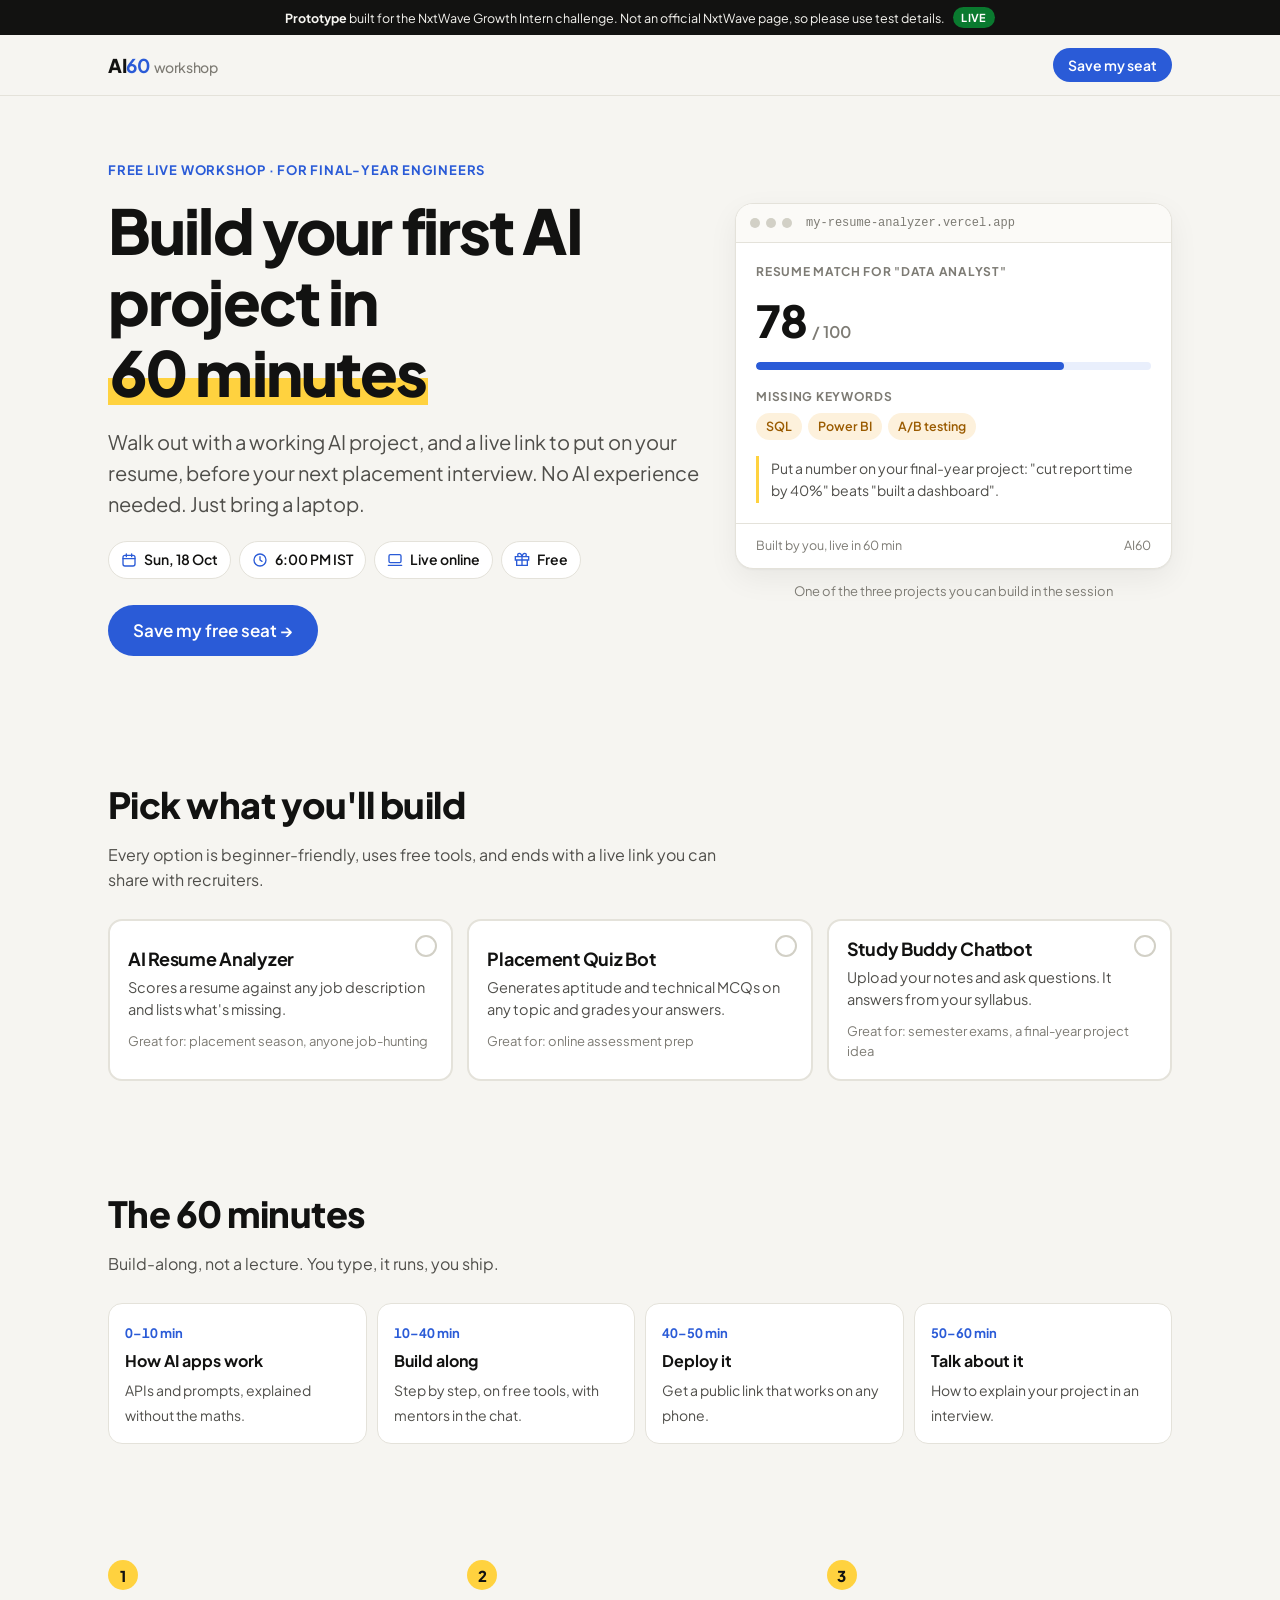
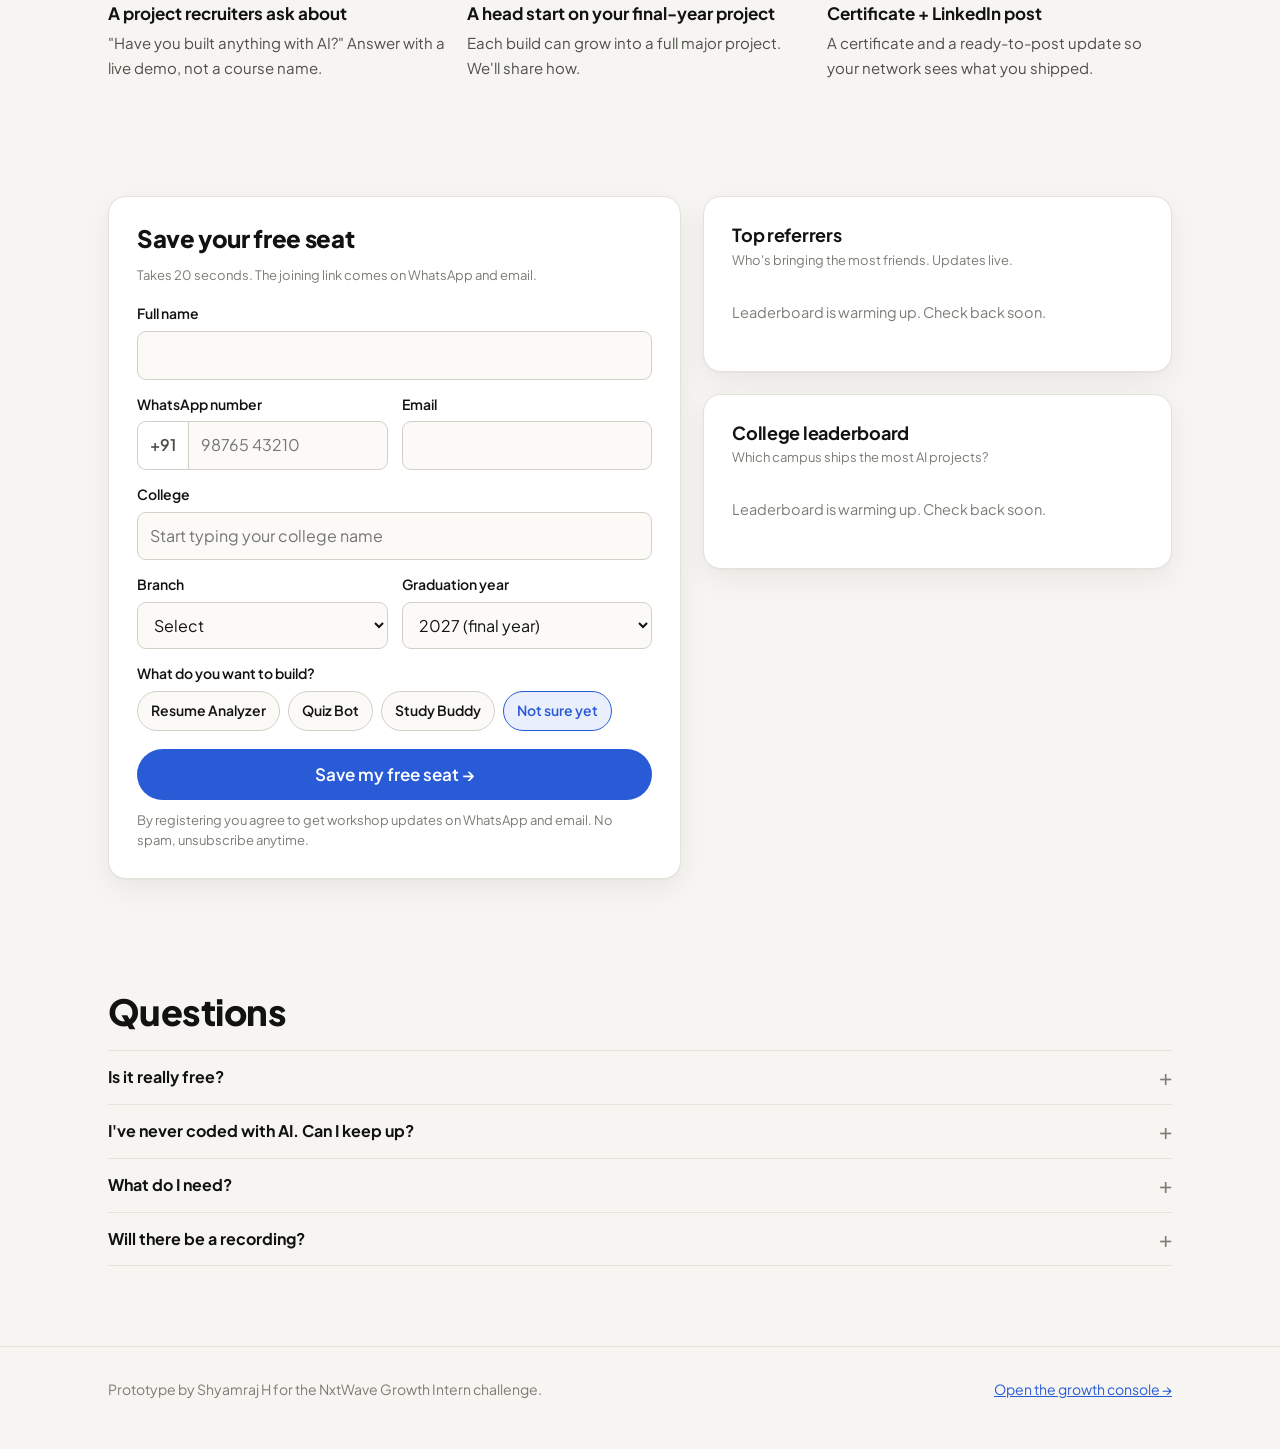
<file: index.html>
<!doctype html>
<html lang="en">
<head>
  <meta charset="utf-8">
  <meta name="viewport" content="width=device-width, initial-scale=1, viewport-fit=cover">
  <title>Build Your First AI Project in 60 Minutes · Free workshop</title>
  <meta name="description" content="Free 60-minute live workshop for final-year engineering students. Build a working AI project and put it on your resume tonight.">
  <meta property="og:title" content="Build your first AI project in 60 minutes (free)">
  <meta property="og:description" content="Free live workshop for final-year engineers. Leave with a working AI project link for your resume. No AI experience needed.">
  <meta name="theme-color" content="#2a5bd7">
  <link rel="icon" href="data:image/svg+xml,%3Csvg xmlns='http://www.w3.org/2000/svg' viewBox='0 0 64 64'%3E%3Crect width='64' height='64' rx='14' fill='%232a5bd7'/%3E%3Ctext x='32' y='42' font-family='Arial' font-weight='800' font-size='26' fill='white' text-anchor='middle'%3E60%3C/text%3E%3C/svg%3E">
  <link rel="preconnect" href="https://fonts.googleapis.com">
  <link rel="preconnect" href="https://fonts.gstatic.com" crossorigin>
  <link href="https://fonts.googleapis.com/css2?family=Plus+Jakarta+Sans:wght@400;500;600;700;800&display=swap" rel="stylesheet">
  <link rel="stylesheet" href="assets/styles.css">
</head>
<body>
  <div class="proto-bar">
    <b>Prototype</b> built for the NxtWave Growth Intern challenge. Not an official NxtWave page, so please use test details.
    <span id="modePill" class="pill pill-demo">Demo</span>
  </div>

  <header class="nav">
    <div class="wrap">
      <a class="brand" href="#top">AI<b>60</b><span>workshop</span></a>
      <a class="btn btn-sm" href="#register" data-cta="nav">Save my seat</a>
    </div>
  </header>

  <main id="top">
    <section class="wrap hero">
      <div>
        <div id="invite" class="invite" hidden><span class="av" id="inviteAv"></span><span id="inviteText"></span></div>
        <p class="eyebrow">Free live workshop · For final-year engineers</p>
        <h1>Build your first AI project in <mark>60&nbsp;minutes</mark></h1>
        <p class="lede">Walk out with a working AI project, and a live link to put on your resume, before your next placement interview. No AI experience needed. Just bring a laptop.</p>
        <ul class="meta">
          <li><svg viewBox="0 0 24 24" fill="none" stroke="currentColor" stroke-width="2" stroke-linecap="round"><rect x="3" y="5" width="18" height="16" rx="3"/><path d="M3 10h18M8 3v4M16 3v4"/></svg><span id="mDate">Sun, 18 Oct</span></li>
          <li><svg viewBox="0 0 24 24" fill="none" stroke="currentColor" stroke-width="2" stroke-linecap="round"><circle cx="12" cy="12" r="9"/><path d="M12 7v5l3 2"/></svg><span id="mTime">6:00 PM IST</span></li>
          <li><svg viewBox="0 0 24 24" fill="none" stroke="currentColor" stroke-width="2" stroke-linecap="round"><rect x="3" y="4" width="18" height="12" rx="2"/><path d="M2 20h20"/></svg><span id="mPlace">Live online</span></li>
          <li><svg viewBox="0 0 24 24" fill="none" stroke="currentColor" stroke-width="2" stroke-linecap="round"><path d="M20 12v8H4v-8M2 7h20v5H2zM12 20V7M12 7H8a2.5 2.5 0 1 1 0-5c3 0 4 5 4 5zM12 7h4a2.5 2.5 0 1 0 0-5c-3 0-4 5-4 5z"/></svg>Free</li>
        </ul>
        <div class="cta-row">
          <a class="btn btn-lg" href="#register" data-cta="hero">Save my free seat →</a>
          <span id="proof" class="proof" hidden><span class="dot"></span><span id="proofText"></span></span>
        </div>
      </div>

      <div aria-hidden="true">
        <div class="ship">
          <div class="ship-bar"><i></i><i></i><i></i><span>my-resume-analyzer.vercel.app</span></div>
          <div class="ship-body">
            <div class="ship-label">Resume match for "Data Analyst"</div>
            <div class="score"><b>78</b><span>/ 100</span></div>
            <div class="meter"><i style="width:78%"></i></div>
            <div class="ship-label">Missing keywords</div>
            <div class="chips"><span class="chip">SQL</span><span class="chip">Power BI</span><span class="chip">A/B testing</span></div>
            <p class="tip">Put a number on your final-year project: "cut report time by 40%" beats "built a dashboard".</p>
          </div>
          <div class="ship-foot"><span>Built by you, live in 60 min</span><span>AI60</span></div>
        </div>
        <p class="ship-caption">One of the three projects you can build in the session</p>
      </div>
    </section>

    <section class="section" id="build">
      <div class="wrap">
        <h2>Pick what you'll build</h2>
        <p class="sub">Every option is beginner-friendly, uses free tools, and ends with a live link you can share with recruiters.</p>
        <div class="projects" role="radiogroup" aria-label="Project you want to build">
          <button type="button" class="project" role="radio" aria-checked="false" data-project="resume">
            <span class="tick"><svg viewBox="0 0 12 12" fill="none" stroke="currentColor" stroke-width="2.4"><path d="M2 6.5l2.5 2.5L10 3"/></svg></span>
            <h3>AI Resume Analyzer</h3>
            <p>Scores a resume against any job description and lists what's missing.</p>
            <p class="for">Great for: placement season, anyone job-hunting</p>
          </button>
          <button type="button" class="project" role="radio" aria-checked="false" data-project="quiz">
            <span class="tick"><svg viewBox="0 0 12 12" fill="none" stroke="currentColor" stroke-width="2.4"><path d="M2 6.5l2.5 2.5L10 3"/></svg></span>
            <h3>Placement Quiz Bot</h3>
            <p>Generates aptitude and technical MCQs on any topic and grades your answers.</p>
            <p class="for">Great for: online assessment prep</p>
          </button>
          <button type="button" class="project" role="radio" aria-checked="false" data-project="buddy">
            <span class="tick"><svg viewBox="0 0 12 12" fill="none" stroke="currentColor" stroke-width="2.4"><path d="M2 6.5l2.5 2.5L10 3"/></svg></span>
            <h3>Study Buddy Chatbot</h3>
            <p>Upload your notes and ask questions. It answers from your syllabus.</p>
            <p class="for">Great for: semester exams, a final-year project idea</p>
          </button>
        </div>
      </div>
    </section>

    <section class="section">
      <div class="wrap">
        <h2>The 60 minutes</h2>
        <p class="sub">Build-along, not a lecture. You type, it runs, you ship.</p>
        <ol class="agenda">
          <li><span class="t">0–10 min</span><b>How AI apps work</b><span>APIs and prompts, explained without the maths.</span></li>
          <li><span class="t">10–40 min</span><b>Build along</b><span>Step by step, on free tools, with mentors in the chat.</span></li>
          <li><span class="t">40–50 min</span><b>Deploy it</b><span>Get a public link that works on any phone.</span></li>
          <li><span class="t">50–60 min</span><b>Talk about it</b><span>How to explain your project in an interview.</span></li>
        </ol>
      </div>
    </section>

    <section class="section">
      <div class="wrap why">
        <div><span class="n">1</span><b>A project recruiters ask about</b><span>"Have you built anything with AI?" Answer with a live demo, not a course name.</span></div>
        <div><span class="n">2</span><b>A head start on your final-year project</b><span>Each build can grow into a full major project. We'll share how.</span></div>
        <div><span class="n">3</span><b>Certificate + LinkedIn post</b><span>A certificate and a ready-to-post update so your network sees what you shipped.</span></div>
      </div>
    </section>

    <section class="section" id="register">
      <div class="wrap reg-grid">
        <div class="card">
          <form id="regForm" novalidate>
            <h2>Save your free seat</h2>
            <p class="fine" style="margin-bottom:18px">Takes 20 seconds. The joining link comes on WhatsApp and email.</p>
            <div class="form-grid">
              <div class="field full" data-f="name">
                <label for="fName">Full name</label>
                <input id="fName" name="name" autocomplete="name" required maxlength="60">
                <div class="err"></div>
              </div>
              <div class="field" data-f="phone">
                <label for="fPhone">WhatsApp number</label>
                <div class="phone"><span>+91</span><input id="fPhone" name="phone" type="tel" inputmode="numeric" autocomplete="tel-national" required maxlength="14" placeholder="98765 43210"></div>
                <div class="err"></div>
              </div>
              <div class="field" data-f="email">
                <label for="fEmail">Email</label>
                <input id="fEmail" name="email" type="email" autocomplete="email" required maxlength="100">
                <div class="err"></div>
              </div>
              <div class="field full" data-f="college">
                <label for="fCollege">College</label>
                <input id="fCollege" name="college" list="collegeList" autocomplete="organization" required maxlength="80" placeholder="Start typing your college name">
                <datalist id="collegeList"></datalist>
                <div class="err"></div>
              </div>
              <div class="field" data-f="branch">
                <label for="fBranch">Branch</label>
                <select id="fBranch" name="branch" required><option value="">Select</option></select>
                <div class="err"></div>
              </div>
              <div class="field" data-f="gradYear">
                <label for="fYear">Graduation year</label>
                <select id="fYear" name="gradYear" required>
                  <option value="2026">2026</option>
                  <option value="2027" selected>2027 (final year)</option>
                  <option value="2028">2028</option>
                  <option value="2029">2029</option>
                </select>
                <div class="err"></div>
              </div>
              <div class="field full" data-f="project">
                <span class="label" id="projLabel">What do you want to build?</span>
                <div class="choice" role="radiogroup" aria-labelledby="projLabel">
                  <label><input type="radio" name="project" value="resume"><span>Resume Analyzer</span></label>
                  <label><input type="radio" name="project" value="quiz"><span>Quiz Bot</span></label>
                  <label><input type="radio" name="project" value="buddy"><span>Study Buddy</span></label>
                  <label><input type="radio" name="project" value="unsure" checked><span>Not sure yet</span></label>
                </div>
              </div>
              <div class="hp" aria-hidden="true"><label>Website <input name="website" tabindex="-1" autocomplete="off"></label></div>
            </div>
            <div id="formError" class="form-error" role="alert" hidden style="margin-top:14px"></div>
            <div class="submit-row" style="margin-top:18px">
              <button class="btn btn-lg" id="submitBtn" type="submit">Save my free seat →</button>
              <p class="fine" style="margin:0">By registering you agree to get workshop updates on WhatsApp and email. No spam, unsubscribe anytime.</p>
            </div>
          </form>

          <div id="success" class="success" hidden>
            <h2 id="sTitle" tabindex="-1">You're in!</h2>
            <p id="sText">We'll WhatsApp you the joining link a day before. Add it to your calendar so you don't miss it.</p>
            <div class="row">
              <a id="gcal" class="btn btn-ghost btn-sm" target="_blank" rel="noopener">Add to Google Calendar</a>
              <button id="ics" class="btn btn-ghost btn-sm" type="button">Download .ics</button>
            </div>

            <div class="refer">
              <h3>Bring your friends, unlock rewards</h3>
              <p class="fine" style="font-size:14.5px;color:var(--ink-2)">Every friend who signs up with your link counts. Building is more fun with your batch.</p>
              <div class="linkbox"><input id="myLink" readonly aria-label="Your referral link"><button id="copyLink" class="btn btn-sm" type="button">Copy</button></div>
              <div class="share">
                <a id="waShare" class="btn btn-wa" target="_blank" rel="noopener">
                  <svg width="18" height="18" viewBox="0 0 24 24" fill="currentColor" aria-hidden="true"><path d="M12 2a10 10 0 0 0-8.6 15.1L2 22l5-1.3A10 10 0 1 0 12 2zm0 18.2a8.2 8.2 0 0 1-4.2-1.2l-.3-.2-3 .8.8-2.9-.2-.3A8.2 8.2 0 1 1 12 20.2zm4.5-6.1c-.2-.1-1.5-.7-1.7-.8-.2-.1-.4-.1-.6.1l-.8 1c-.1.2-.3.2-.5.1a6.7 6.7 0 0 1-3.3-2.9c-.3-.4.3-.4.8-1.4.1-.2 0-.3 0-.4l-.8-1.8c-.2-.5-.4-.4-.6-.4h-.5a1 1 0 0 0-.7.3 3 3 0 0 0-.9 2.2 5.2 5.2 0 0 0 1.1 2.7 11.8 11.8 0 0 0 4.5 4c1.7.7 2.3.8 3.2.6a2.7 2.7 0 0 0 1.8-1.2 2.2 2.2 0 0 0 .1-1.3c0-.1-.2-.2-.4-.3z"/></svg>
                  Share on WhatsApp</a>
                <a id="liShare" class="btn btn-ghost" target="_blank" rel="noopener">LinkedIn</a>
                <button id="igCopy" class="btn btn-ghost" type="button">Insta caption</button>
              </div>

              <div class="mtrack" id="mtrack" aria-hidden="true"><i id="mfill" style="width:0%"></i></div>
              <ul class="rewards" id="rewards"></ul>
              <div class="mystatus" aria-live="polite">
                <span><b id="myCount">0</b> friends joined</span>
                <span id="myRank"></span>
                <button id="refresh" class="linklike" type="button">Refresh</button>
              </div>
              <p class="fine" style="margin-top:12px">When registrations close, the top 3 referrers win ₹500, ₹300 and ₹200 vouchers. Only friends who attend the workshop count toward prizes.</p>
            </div>
            <p class="fine" style="margin:18px 0 0"><button id="notMe" class="linklike" type="button">Not you? Register someone else</button></p>
          </div>
        </div>

        <aside class="boards">
          <div class="card board">
            <h3>Top referrers</h3>
            <p class="fine">Who's bringing the most friends. Updates live.</p>
            <ol class="lb" id="lbPeople"><li><span class="empty">Loading…</span></li></ol>
          </div>
          <div class="card board">
            <h3>College leaderboard</h3>
            <p class="fine">Which campus ships the most AI projects?</p>
            <ol class="lb" id="lbColleges"><li><span class="empty">Loading…</span></li></ol>
          </div>
        </aside>
      </div>
    </section>

    <section class="section faq">
      <div class="wrap">
        <h2>Questions</h2>
        <details><summary>Is it really free?</summary><p>Yes. No payment, no card, nothing to install that costs money. All the tools we use have free tiers.</p></details>
        <details><summary>I've never coded with AI. Can I keep up?</summary><p>Yes. The session assumes zero AI experience. If you can copy, paste and follow along, you'll ship. Mentors answer questions in the chat.</p></details>
        <details><summary>What do I need?</summary><p>A laptop with Chrome, a Google account, and 60 minutes. A phone alone won't be enough to build.</p></details>
        <details><summary>Will there be a recording?</summary><p>Registered students get the recording and the code templates, but building live with mentors in the chat is what gets you to a finished project.</p></details>
      </div>
    </section>
  </main>

  <footer class="foot">
    <div class="wrap">
      <span>Prototype by Shyamraj H for the NxtWave Growth Intern challenge.</span>
      <a href="dashboard.html">Open the growth console →</a>
    </div>
  </footer>

  <div id="toast" class="toast" role="status" hidden></div>

  <script src="assets/config.js"></script>
  <script src="assets/engine.js"></script>
  <script src="assets/sim.js"></script>
  <script src="assets/api.js"></script>
  <script src="assets/register.js"></script>
</body>
</html>
</file>
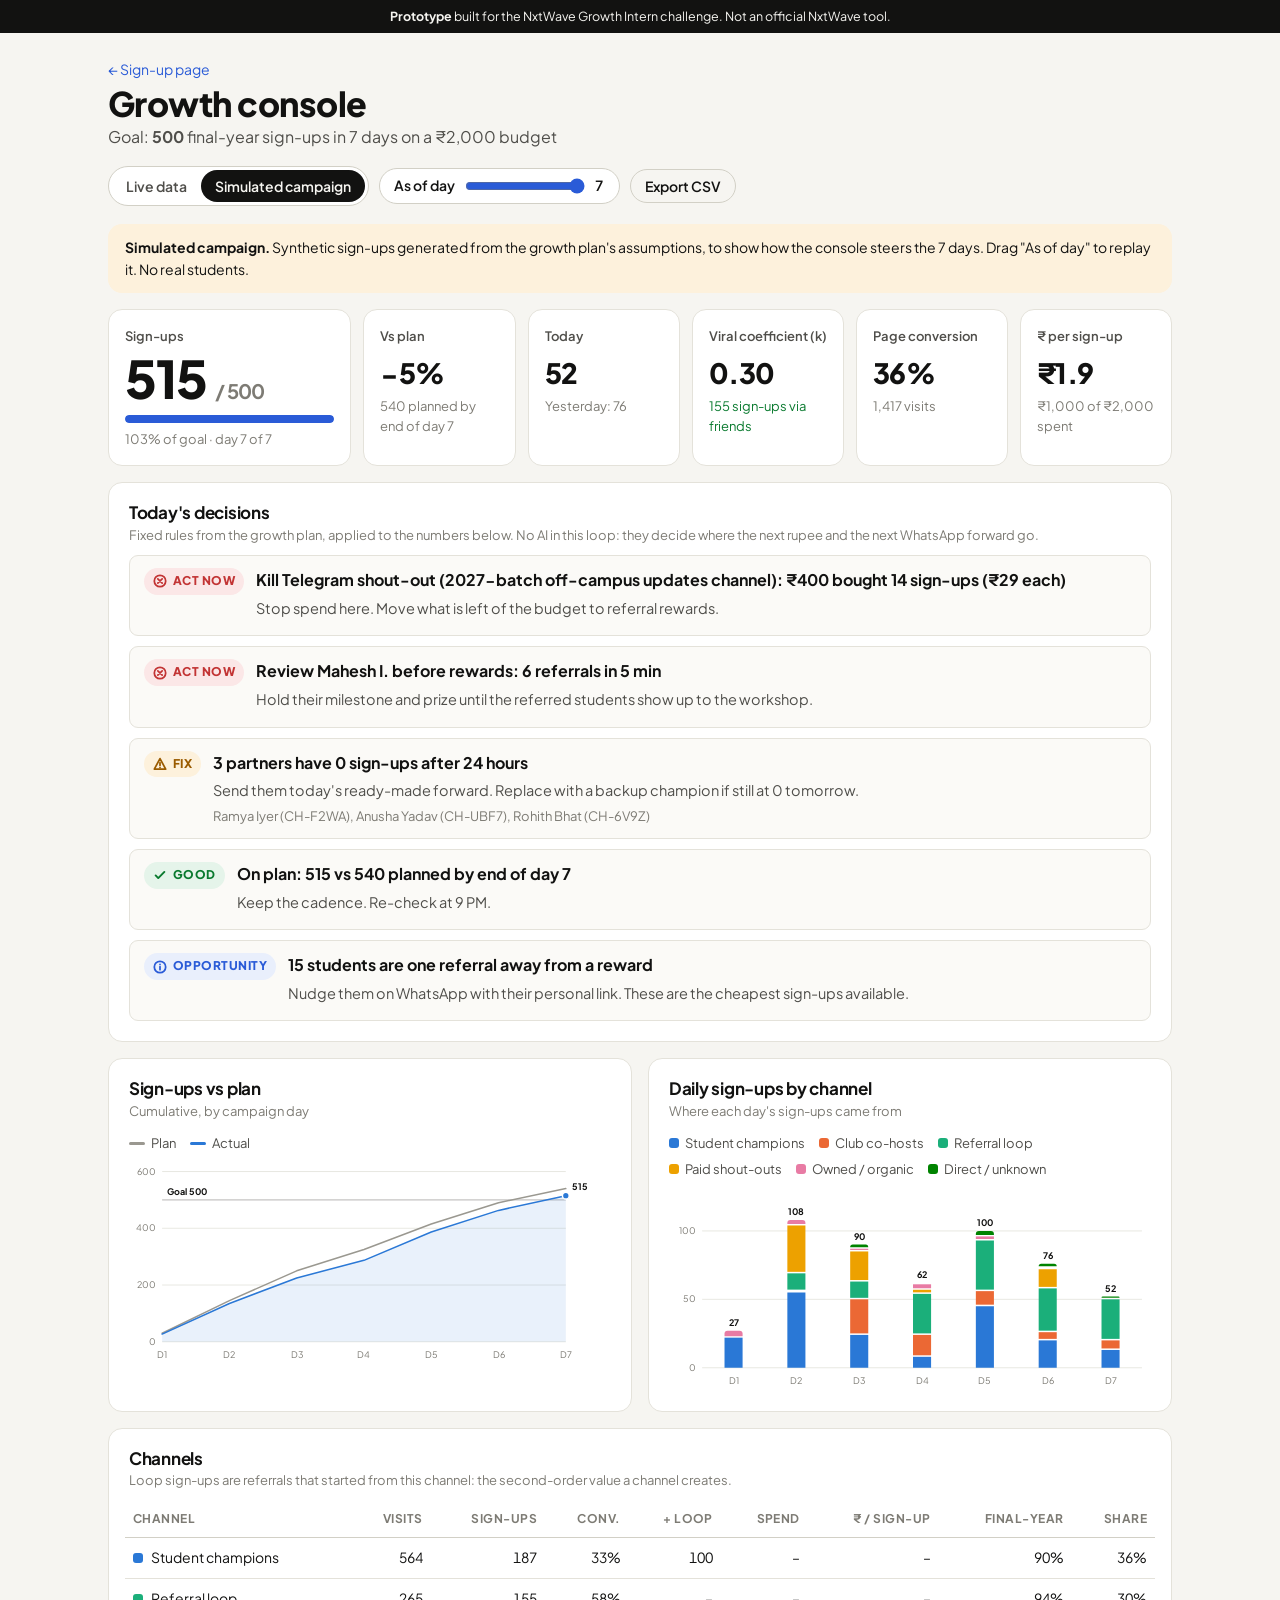
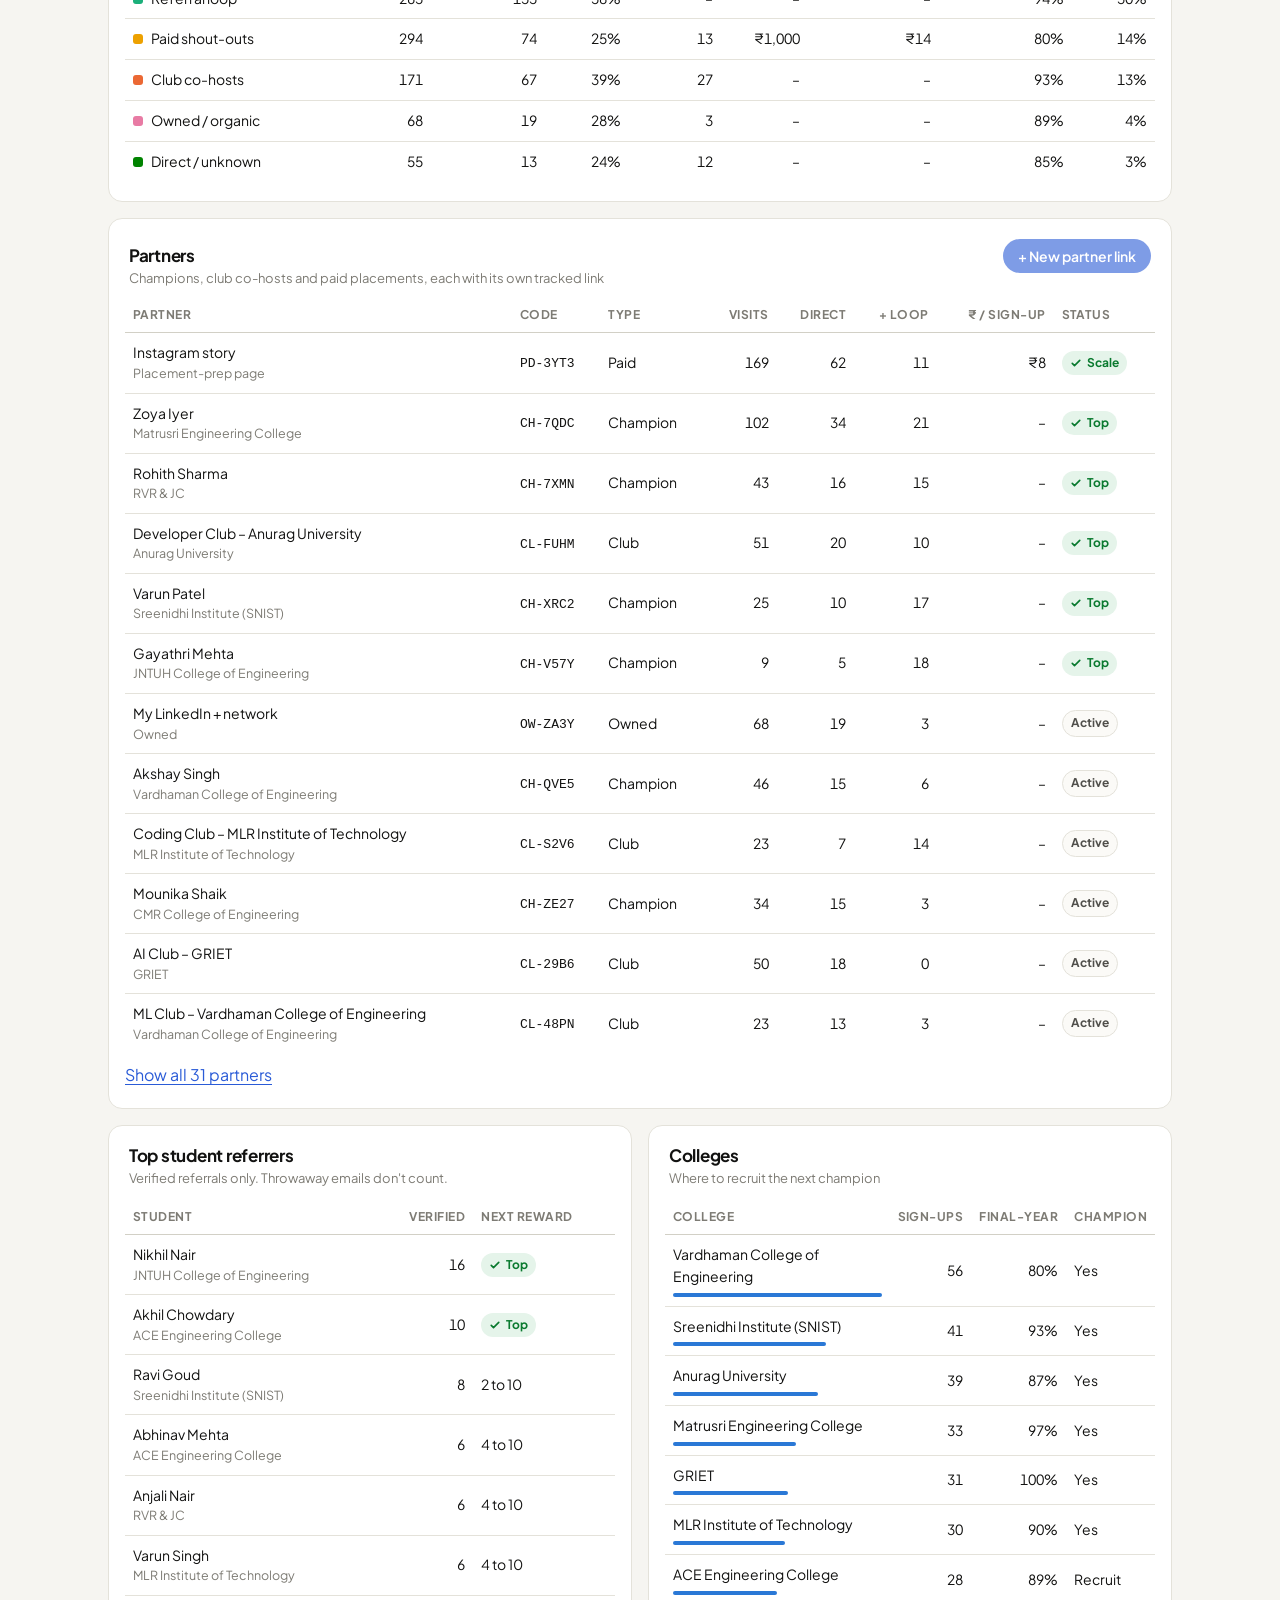
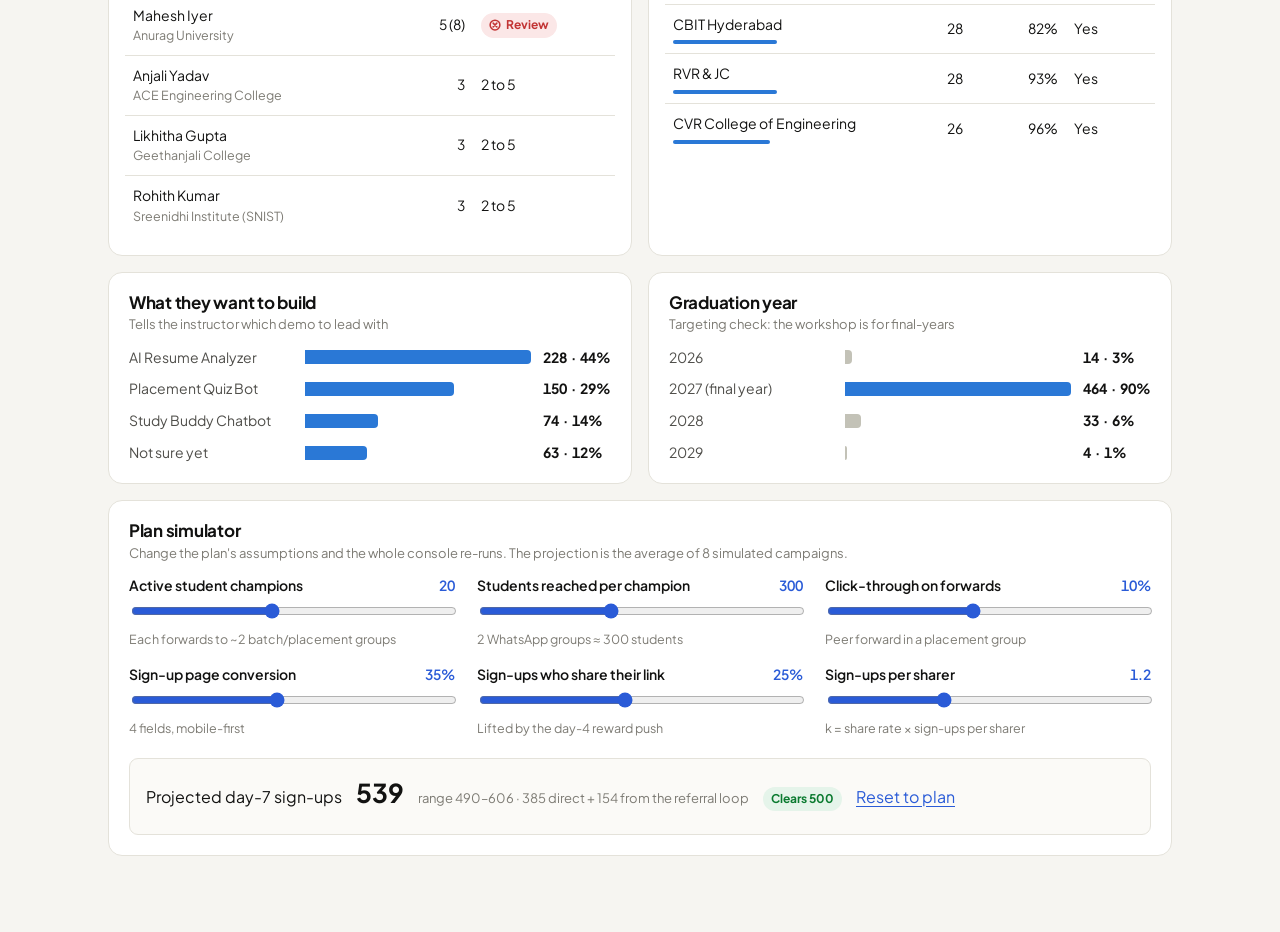
<file: dashboard.html>
<!doctype html>
<html lang="en">
<head>
  <meta charset="utf-8">
  <meta name="viewport" content="width=device-width, initial-scale=1, viewport-fit=cover">
  <title>AI60 Growth Console</title>
  <meta name="robots" content="noindex">
  <link rel="icon" href="data:image/svg+xml,%3Csvg xmlns='http://www.w3.org/2000/svg' viewBox='0 0 64 64'%3E%3Crect width='64' height='64' rx='14' fill='%23121211'/%3E%3Cpath d='M14 46l12-14 9 8 15-20' stroke='%23ffd23f' stroke-width='6' fill='none' stroke-linecap='round' stroke-linejoin='round'/%3E%3C/svg%3E">
  <link rel="preconnect" href="https://fonts.googleapis.com">
  <link rel="preconnect" href="https://fonts.gstatic.com" crossorigin>
  <link href="https://fonts.googleapis.com/css2?family=Plus+Jakarta+Sans:wght@400;500;600;700;800&display=swap" rel="stylesheet">
  <link rel="stylesheet" href="assets/styles.css">
</head>
<body>
  <div class="proto-bar"><b>Prototype</b> built for the NxtWave Growth Intern challenge. Not an official NxtWave tool.</div>

  <main class="wrap dash">
    <header class="dash-head">
      <div>
        <a class="back" href="index.html">← Sign-up page</a>
        <h1>Growth console</h1>
        <p>Goal: <b id="goalText">500</b> final-year sign-ups in 7 days on a ₹2,000 budget</p>
      </div>
      <div class="controls">
        <div class="seg" role="group" aria-label="Data source">
          <button type="button" data-src="live" aria-pressed="false" id="srcLive">Live data</button>
          <button type="button" data-src="sim" aria-pressed="true" id="srcSim">Simulated campaign</button>
        </div>
        <label class="dayctl" id="dayCtl">As of day <input type="range" id="day" min="1" max="7" value="7"><output id="dayOut">7</output></label>
        <button type="button" class="btn btn-ghost btn-sm" id="exportCsv">Export CSV</button>
      </div>
    </header>

    <div id="banner" class="banner sim"></div>

    <section id="gate" class="card gate" hidden>
      <h2>Admin key</h2>
      <p class="fine">Live data includes phone numbers and emails, so the backend only returns it with the admin key from the Apps Script setup.</p>
      <form id="gateForm" class="field">
        <label for="keyInput">Key</label>
        <input id="keyInput" type="password" autocomplete="current-password" required>
        <div class="dlg-actions"><button class="btn" type="submit">Open live data</button></div>
        <p id="gateErr" class="form-error" hidden></p>
      </form>
    </section>

    <div id="board">
      <section class="kpis" id="kpis"></section>

      <section class="card">
        <div class="card-head">
          <div><h2>Today's decisions</h2><p class="fine" style="margin:0">Fixed rules from the growth plan, applied to the numbers below. No AI in this loop: they decide where the next rupee and the next WhatsApp forward go.</p></div>
        </div>
        <ul class="recs" id="recs"></ul>
      </section>

      <section class="grid2">
        <div class="card">
          <h2>Sign-ups vs plan</h2>
          <p class="fine">Cumulative, by campaign day</p>
          <ul class="legend" id="legCum"></ul>
          <div class="chart" id="chartCum"></div>
        </div>
        <div class="card">
          <h2>Daily sign-ups by channel</h2>
          <p class="fine">Where each day's sign-ups came from</p>
          <ul class="legend" id="legDaily"></ul>
          <div class="chart" id="chartDaily"></div>
        </div>
      </section>

      <section class="card">
        <h2>Channels</h2>
        <p class="fine">Loop sign-ups are referrals that started from this channel: the second-order value a channel creates.</p>
        <div class="tbl-wrap"><table class="tbl" id="tblChannels"></table></div>
      </section>

      <section class="card">
        <div class="card-head">
          <div><h2>Partners</h2><p class="fine" style="margin:0">Champions, club co-hosts and paid placements, each with its own tracked link</p></div>
          <button type="button" class="btn btn-sm" id="newPartner">+ New partner link</button>
        </div>
        <div class="tbl-wrap"><table class="tbl" id="tblPartners"></table></div>
      </section>

      <section class="grid2">
        <div class="card">
          <h2>Top student referrers</h2>
          <p class="fine">Verified referrals only. Throwaway emails don't count.</p>
          <div class="tbl-wrap"><table class="tbl" id="tblReferrers"></table></div>
        </div>
        <div class="card">
          <h2>Colleges</h2>
          <p class="fine">Where to recruit the next champion</p>
          <div class="tbl-wrap"><table class="tbl" id="tblColleges"></table></div>
        </div>
      </section>

      <section class="grid2">
        <div class="card">
          <h2>What they want to build</h2>
          <p class="fine">Tells the instructor which demo to lead with</p>
          <div class="chart" id="chartProjects"></div>
        </div>
        <div class="card">
          <h2>Graduation year</h2>
          <p class="fine">Targeting check: the workshop is for final-years</p>
          <div class="chart" id="chartYears"></div>
        </div>
      </section>

      <section class="card" id="simPanel">
        <h2>Plan simulator</h2>
        <p class="fine">Change the plan's assumptions and the whole console re-runs. The projection is the average of 8 simulated campaigns.</p>
        <div class="sliders" id="sliders"></div>
        <div class="projection" id="projection"></div>
      </section>
    </div>
  </main>

  <dialog id="partnerDlg">
    <form id="partnerForm" method="dialog">
      <h2>New partner link</h2>
      <p class="fine">Every champion, club and paid post gets its own link, so the console can credit sign-ups and cut what doesn't work.</p>
      <div class="form-grid">
        <div class="field full"><label for="pName">Name</label><input id="pName" required maxlength="60" placeholder="e.g. Ananya Rao or Instagram story"></div>
        <div class="field"><label for="pType">Type</label>
          <select id="pType"><option value="champion">Student champion</option><option value="club">Club co-host</option><option value="paid">Paid placement</option><option value="owned">Owned channel</option></select></div>
        <div class="field"><label for="pCost">Cost (₹)</label><input id="pCost" type="number" min="0" step="50" value="0" inputmode="numeric"></div>
        <div class="field full"><label for="pOrg">College / organisation</label><input id="pOrg" maxlength="80" placeholder="e.g. CBIT Hyderabad"></div>
      </div>
      <p id="pErr" class="form-error" hidden style="margin-top:12px"></p>
      <div class="dlg-actions">
        <button type="button" class="btn btn-ghost" id="pCancel">Cancel</button>
        <button type="submit" class="btn" id="pSubmit">Create link</button>
      </div>
    </form>
    <div class="dlg" id="partnerDone" hidden>
      <h2>Link ready</h2>
      <div class="linkbox"><input id="pLink" readonly aria-label="Partner link"><button class="btn btn-sm" type="button" id="pCopyLink">Copy</button></div>
      <label class="fine" for="pMsg" style="display:block;margin-bottom:6px">Message to send them</label>
      <textarea class="msg" id="pMsg" readonly></textarea>
      <div class="dlg-actions">
        <button type="button" class="btn btn-ghost" id="pCopyMsg">Copy message</button>
        <a class="btn btn-wa" id="pWa" target="_blank" rel="noopener">Send on WhatsApp</a>
        <button type="button" class="btn" id="pClose">Done</button>
      </div>
    </div>
  </dialog>

  <div id="toast" class="toast" role="status" hidden></div>

  <script src="assets/config.js"></script>
  <script src="assets/engine.js"></script>
  <script src="assets/sim.js"></script>
  <script src="assets/api.js"></script>
  <script src="assets/charts.js"></script>
  <script src="assets/dashboard.js"></script>
</body>
</html>
</file>
<file: assets/styles.css>
/* AI60 referral engine — shared styles (sign-up page + growth console) */

:root {
  color-scheme: light;
  --bg: #f6f5f1;
  --surface: #ffffff;
  --surface-2: #fbfaf7;
  --ink: #121211;
  --ink-2: #4f4e4a;
  --muted: #7d7b74;
  --line: #e4e2da;
  --line-2: #d2d0c6;
  --accent: #2a5bd7;
  --accent-hover: #2149b3;
  --accent-ink: #ffffff;
  --accent-soft: #e9effc;
  --pop: #ffd23f;
  --wa: #128c4b;
  --wa-hover: #0e733d;
  --good: #0a7a2f;
  --good-soft: #e5f4ea;
  --warn: #9a5b00;
  --warn-soft: #fdf1dc;
  --crit: #c23434;
  --crit-soft: #fbe7e7;
  --info: #2a5bd7;
  --info-soft: #e9effc;
  --radius: 14px;
  --radius-sm: 9px;
  --shadow: 0 1px 2px rgba(17, 17, 16, .04), 0 10px 30px rgba(17, 17, 16, .06);
  /* chart tokens (validated categorical order, light) */
  --chart-surface: #fcfcfb;
  --grid: #e1e0d9;
  --axis: #c3c2b7;
  --s1: #2a78d6; --s2: #eb6834; --s3: #1baf7a; --s4: #eda100; --s5: #e87ba4; --s6: #008300;
  --plan: #9a9890;
  --font: 'Plus Jakarta Sans', system-ui, -apple-system, 'Segoe UI', sans-serif;
}
@media (prefers-color-scheme: dark) {
  :root:not([data-theme="light"]) {
    color-scheme: dark;
    --bg: #0e0e0d; --surface: #181817; --surface-2: #1d1d1b; --ink: #f4f3ef; --ink-2: #c6c4ba; --muted: #8f8d85;
    --line: #2c2c29; --line-2: #3a3a36; --accent: #6b95f2; --accent-hover: #86a8f5; --accent-ink: #0b1430; --accent-soft: #1b2440;
    --wa: #1fa463; --wa-hover: #25b86f; --good: #3fbf68; --good-soft: #13281a; --warn: #f0b048; --warn-soft: #2d2412;
    --crit: #ef6a6a; --crit-soft: #321818; --info: #6b95f2; --info-soft: #1b2440;
    --shadow: 0 1px 2px rgba(0, 0, 0, .3), 0 10px 30px rgba(0, 0, 0, .35);
    --chart-surface: #1a1a19; --grid: #2c2c2a; --axis: #383835;
    --s1: #3987e5; --s2: #d95926; --s3: #199e70; --s4: #c98500; --s5: #d55181; --s6: #008300; --plan: #8a887f;
  }
}
:root[data-theme="dark"] {
  color-scheme: dark;
  --bg: #0e0e0d; --surface: #181817; --surface-2: #1d1d1b; --ink: #f4f3ef; --ink-2: #c6c4ba; --muted: #8f8d85;
  --line: #2c2c29; --line-2: #3a3a36; --accent: #6b95f2; --accent-hover: #86a8f5; --accent-ink: #0b1430; --accent-soft: #1b2440;
  --wa: #1fa463; --wa-hover: #25b86f; --good: #3fbf68; --good-soft: #13281a; --warn: #f0b048; --warn-soft: #2d2412;
  --crit: #ef6a6a; --crit-soft: #321818; --info: #6b95f2; --info-soft: #1b2440;
  --shadow: 0 1px 2px rgba(0, 0, 0, .3), 0 10px 30px rgba(0, 0, 0, .35);
  --chart-surface: #1a1a19; --grid: #2c2c2a; --axis: #383835;
  --s1: #3987e5; --s2: #d95926; --s3: #199e70; --s4: #c98500; --s5: #d55181; --s6: #008300; --plan: #8a887f;
}

*, *::before, *::after { box-sizing: border-box; }
html { -webkit-text-size-adjust: 100%; scroll-behavior: smooth; }
body { margin: 0; background: var(--bg); color: var(--ink); font: 16px/1.55 var(--font); overflow-x: hidden; }
img, svg { display: block; max-width: 100%; }
a { color: var(--accent); }
h1, h2, h3 { line-height: 1.15; margin: 0 0 .5em; letter-spacing: -0.015em; }
p { margin: 0 0 1em; }
.wrap { width: 100%; max-width: 1120px; margin: 0 auto; padding: 0 16px; }
@media (min-width: 720px) { .wrap { padding: 0 28px; } }
.fine { font-size: 13px; color: var(--muted); }
.hp { position: absolute; left: -9999px; width: 1px; height: 1px; overflow: hidden; }
.sr { position: absolute; width: 1px; height: 1px; overflow: hidden; clip: rect(0 0 0 0); white-space: nowrap; }
[hidden] { display: none !important; }
:focus-visible { outline: 3px solid var(--accent); outline-offset: 2px; border-radius: 6px; }

/* ---------- buttons ---------- */
.btn {
  display: inline-flex; align-items: center; justify-content: center; gap: 8px;
  font: 600 15px/1 var(--font); padding: 12px 18px; border-radius: 999px; border: 1px solid transparent;
  background: var(--accent); color: var(--accent-ink); text-decoration: none; cursor: pointer;
  transition: background .15s, transform .05s; white-space: nowrap;
}
.btn:hover { background: var(--accent-hover); }
.btn:active { transform: translateY(1px); }
.btn[disabled] { opacity: .6; cursor: progress; }
.btn-lg { font-size: 17px; padding: 16px 24px; }
.btn-sm { font-size: 14px; padding: 9px 14px; }
.btn-ghost { background: transparent; color: var(--ink); border-color: var(--line-2); }
.btn-ghost:hover { background: var(--surface-2); }
.btn-wa { background: var(--wa); color: #fff; }
.btn-wa:hover { background: var(--wa-hover); }
.linklike { background: none; border: 0; padding: 0; font: inherit; color: var(--accent); cursor: pointer; text-decoration: underline; text-underline-offset: 3px; }

/* ---------- prototype bar ---------- */
.proto-bar { background: var(--ink); color: var(--bg); font-size: 12.5px; text-align: center; padding: 7px 16px; }
.proto-bar b { font-weight: 700; }
.pill { display: inline-block; font-size: 11px; font-weight: 700; letter-spacing: .04em; text-transform: uppercase; padding: 2px 8px; border-radius: 999px; margin-left: 6px; vertical-align: 1px; }
.pill-live { background: var(--good); color: #fff; }
.pill-demo { background: var(--pop); color: #121211; }

/* ---------- landing: nav & hero ---------- */
.nav { position: sticky; top: 0; z-index: 10; background: color-mix(in srgb, var(--bg) 88%, transparent); backdrop-filter: blur(10px); border-bottom: 1px solid var(--line); }
.nav .wrap { display: flex; align-items: center; justify-content: space-between; height: 60px; }
.brand { font-weight: 800; font-size: 19px; color: var(--ink); text-decoration: none; letter-spacing: -0.02em; }
.brand b { color: var(--accent); }
.brand span { font-weight: 500; color: var(--muted); font-size: 14px; margin-left: 4px; }

.hero { display: grid; gap: 36px; padding-top: 36px; padding-bottom: 48px; align-items: center; }
@media (min-width: 900px) { .hero { grid-template-columns: 1.15fr .85fr; padding-top: 64px; padding-bottom: 72px; } }
.eyebrow { font-size: 13px; font-weight: 700; letter-spacing: .06em; text-transform: uppercase; color: var(--accent); margin-bottom: 14px; }
.hero h1 { font-size: clamp(36px, 7vw, 62px); font-weight: 800; letter-spacing: -0.03em; margin-bottom: 18px; }
.hero h1 mark { background: linear-gradient(transparent 58%, var(--pop) 58%, var(--pop) 92%, transparent 92%); color: inherit; padding: 0 2px; }
.lede { font-size: clamp(17px, 2.4vw, 20px); color: var(--ink-2); max-width: 36em; }
.meta { list-style: none; padding: 0; margin: 22px 0 26px; display: flex; flex-wrap: wrap; gap: 8px; }
.meta li { display: inline-flex; align-items: center; gap: 7px; font-size: 14px; font-weight: 600; background: var(--surface); border: 1px solid var(--line); padding: 7px 12px; border-radius: 999px; }
.meta svg { width: 16px; height: 16px; color: var(--accent); }
.cta-row { display: flex; flex-wrap: wrap; align-items: center; gap: 14px 18px; }
.proof { display: inline-flex; align-items: center; gap: 8px; font-size: 14px; color: var(--ink-2); }
.proof .dot { width: 8px; height: 8px; border-radius: 50%; background: var(--good); box-shadow: 0 0 0 4px var(--good-soft); }
.invite { display: inline-flex; align-items: center; gap: 10px; background: var(--surface); border: 1px solid var(--line); border-radius: 999px; padding: 6px 14px 6px 6px; font-size: 14px; margin-bottom: 18px; box-shadow: var(--shadow); }
.invite .av { width: 28px; height: 28px; border-radius: 50%; background: var(--accent); color: var(--accent-ink); display: grid; place-items: center; font-weight: 800; font-size: 13px; }

/* hero visual: what you'll ship */
.ship { background: var(--surface); border: 1px solid var(--line); border-radius: 18px; box-shadow: var(--shadow); overflow: hidden; }
.ship-bar { display: flex; align-items: center; gap: 6px; padding: 10px 14px; border-bottom: 1px solid var(--line); background: var(--surface-2); }
.ship-bar i { width: 10px; height: 10px; border-radius: 50%; background: var(--line-2); }
.ship-bar span { margin-left: 8px; font-size: 12px; color: var(--muted); font-family: ui-monospace, 'Cascadia Code', Consolas, monospace; }
.ship-body { padding: 20px; }
.ship-label { font-size: 12px; font-weight: 700; text-transform: uppercase; letter-spacing: .06em; color: var(--muted); margin-bottom: 4px; }
.score { display: flex; align-items: baseline; gap: 6px; margin-bottom: 8px; }
.score b { font-size: 44px; font-weight: 800; letter-spacing: -0.03em; }
.score span { color: var(--muted); font-weight: 600; }
.meter { height: 8px; border-radius: 99px; background: var(--accent-soft); overflow: hidden; margin-bottom: 18px; }
.meter > i { display: block; height: 100%; background: var(--accent); border-radius: 99px; }
.chips { display: flex; flex-wrap: wrap; gap: 6px; margin: 6px 0 16px; }
.chip { font-size: 12.5px; font-weight: 600; padding: 4px 10px; border-radius: 999px; background: var(--warn-soft); color: var(--warn); }
.tip { font-size: 14px; color: var(--ink-2); border-left: 3px solid var(--pop); padding: 2px 0 2px 12px; margin: 0; }
.ship-foot { display: flex; justify-content: space-between; align-items: center; padding: 12px 20px; border-top: 1px solid var(--line); font-size: 12.5px; color: var(--muted); }
.ship-caption { text-align: center; font-size: 13px; color: var(--muted); margin-top: 12px; }

/* ---------- landing: sections ---------- */
.section { padding: 40px 0; }
@media (min-width: 900px) { .section { padding: 56px 0; } }
.section h2 { font-size: clamp(26px, 4vw, 36px); font-weight: 800; }
.section .sub { color: var(--ink-2); margin-bottom: 26px; max-width: 40em; }

.projects { display: grid; gap: 14px; }
@media (min-width: 760px) { .projects { grid-template-columns: repeat(3, 1fr); } }
.project {
  text-align: left; font: inherit; color: inherit; background: var(--surface); border: 2px solid var(--line);
  border-radius: var(--radius); padding: 18px; cursor: pointer; transition: border-color .15s, box-shadow .15s; position: relative;
}
.project:hover { border-color: var(--line-2); }
.project[aria-checked="true"] { border-color: var(--accent); box-shadow: 0 0 0 4px var(--accent-soft); }
.project h3 { font-size: 18px; margin-bottom: 6px; }
.project p { font-size: 14.5px; color: var(--ink-2); margin-bottom: 10px; }
.project .for { font-size: 13px; color: var(--muted); margin: 0; }
.project .tick { position: absolute; top: 14px; right: 14px; width: 22px; height: 22px; border-radius: 50%; border: 2px solid var(--line-2); display: grid; place-items: center; }
.project[aria-checked="true"] .tick { background: var(--accent); border-color: var(--accent); color: var(--accent-ink); }
.project .tick svg { width: 12px; height: 12px; opacity: 0; }
.project[aria-checked="true"] .tick svg { opacity: 1; }

.agenda { list-style: none; padding: 0; margin: 0; display: grid; gap: 10px; }
@media (min-width: 760px) { .agenda { grid-template-columns: repeat(4, 1fr); } }
.agenda li { background: var(--surface); border: 1px solid var(--line); border-radius: var(--radius); padding: 16px; }
.agenda .t { font-size: 13px; font-weight: 700; color: var(--accent); font-variant-numeric: tabular-nums; }
.agenda b { display: block; margin: 4px 0 4px; }
.agenda span { font-size: 14px; color: var(--ink-2); }

.why { display: grid; gap: 14px; }
@media (min-width: 760px) { .why { grid-template-columns: repeat(3, 1fr); } }
.why > div { padding: 4px 0; }
.why b { display: block; font-size: 17px; margin-bottom: 4px; }
.why span { color: var(--ink-2); font-size: 15px; }
.why .n { display: inline-grid; place-items: center; width: 30px; height: 30px; border-radius: 50%; background: var(--pop); color: #121211; font-weight: 800; margin-bottom: 10px; }

/* ---------- registration ---------- */
.reg-grid { display: grid; gap: 22px; align-items: start; }
@media (min-width: 960px) { .reg-grid { grid-template-columns: 1.1fr .9fr; } }
.card { background: var(--surface); border: 1px solid var(--line); border-radius: 18px; box-shadow: var(--shadow); padding: 22px; min-width: 0; }
@media (min-width: 720px) { .card { padding: 28px; } }
.card h2 { font-size: 24px; }
.form-grid { display: grid; gap: 14px; }
@media (min-width: 600px) { .form-grid { grid-template-columns: 1fr 1fr; } .form-grid .full { grid-column: 1 / -1; } }
.field label, .field .label { display: block; font-size: 14px; font-weight: 600; margin-bottom: 6px; }
.field input, .field select {
  width: 100%; font: inherit; font-size: 16px; color: var(--ink); background: var(--surface-2);
  border: 1.5px solid var(--line-2); border-radius: var(--radius-sm); padding: 11px 12px; min-height: 46px;
}
.field input:focus, .field select:focus { outline: none; border-color: var(--accent); box-shadow: 0 0 0 4px var(--accent-soft); background: var(--surface); }
.field .err { display: none; color: var(--crit); font-size: 13px; margin-top: 5px; }
.field.bad input, .field.bad select { border-color: var(--crit); }
.field.bad .err { display: block; }
.phone { display: flex; }
.phone span { display: grid; place-items: center; padding: 0 12px; border: 1.5px solid var(--line-2); border-right: 0; border-radius: var(--radius-sm) 0 0 var(--radius-sm); background: var(--surface); font-weight: 600; color: var(--ink-2); }
.phone input { border-radius: 0 var(--radius-sm) var(--radius-sm) 0; }
.choice { display: flex; flex-wrap: wrap; gap: 8px; }
.choice label { margin: 0; }
.choice input { position: absolute; opacity: 0; pointer-events: none; }
.choice span { display: inline-block; font-size: 14px; font-weight: 600; padding: 8px 13px; border-radius: 999px; border: 1.5px solid var(--line-2); cursor: pointer; background: var(--surface-2); }
.choice input:checked + span { border-color: var(--accent); background: var(--accent-soft); color: var(--accent); }
.choice input:focus-visible + span { outline: 3px solid var(--accent); outline-offset: 2px; }
.submit-row { display: flex; flex-direction: column; gap: 10px; margin-top: 6px; }
.submit-row .btn { width: 100%; }
.form-error { background: var(--crit-soft); color: var(--crit); border-radius: var(--radius-sm); padding: 10px 12px; font-size: 14px; }

/* success / referral */
.success h2 { font-size: 28px; }
.row { display: flex; flex-wrap: wrap; gap: 10px; }
.refer { margin-top: 22px; padding-top: 22px; border-top: 1px dashed var(--line-2); }
.refer h3 { font-size: 20px; }
.linkbox { display: flex; margin: 14px 0 12px; }
.linkbox input { flex: 1; min-width: 0; font: 600 14px/1 ui-monospace, 'Cascadia Code', Consolas, monospace; padding: 12px; border: 1.5px solid var(--line-2); border-right: 0; border-radius: var(--radius-sm) 0 0 var(--radius-sm); background: var(--surface-2); color: var(--ink); }
.linkbox button { border-radius: 0 var(--radius-sm) var(--radius-sm) 0; }
.share { display: grid; gap: 8px; grid-template-columns: 1fr; }
@media (min-width: 520px) { .share { grid-template-columns: 1.4fr 1fr 1fr; } }
.share .btn { width: 100%; }
.mtrack { position: relative; height: 10px; background: var(--accent-soft); border-radius: 99px; margin: 26px 0 30px; }
.mtrack > i { position: absolute; left: 0; top: 0; bottom: 0; background: var(--accent); border-radius: 99px; transition: width .4s; }
.mtrack .mk { position: absolute; top: 50%; transform: translate(-50%, -50%); width: 22px; height: 22px; border-radius: 50%; background: var(--surface); border: 2px solid var(--line-2); display: grid; place-items: center; font-size: 11px; font-weight: 800; color: var(--muted); }
.mtrack .mk.on { background: var(--accent); border-color: var(--accent); color: var(--accent-ink); }
.rewards { list-style: none; padding: 0; margin: 0 0 14px; display: grid; gap: 8px; }
.rewards li { display: flex; gap: 10px; align-items: flex-start; font-size: 14.5px; color: var(--ink-2); }
.rewards li b { flex: none; min-width: 64px; color: var(--ink); }
.rewards li.done { color: var(--good); }
.rewards li.done b { color: var(--good); }
.mystatus { display: flex; flex-wrap: wrap; gap: 6px 16px; align-items: center; font-size: 15px; background: var(--surface-2); border: 1px solid var(--line); border-radius: var(--radius-sm); padding: 10px 14px; }
.mystatus b { font-size: 18px; }
.toast { position: fixed; left: 50%; bottom: 22px; transform: translateX(-50%); background: var(--ink); color: var(--bg); padding: 10px 16px; border-radius: 999px; font-size: 14px; font-weight: 600; z-index: 50; box-shadow: var(--shadow); }

/* leaderboards */
.boards { display: grid; gap: 22px; }
.board h3 { font-size: 18px; margin-bottom: 4px; }
.board .fine { margin-bottom: 12px; }
.lb { list-style: none; padding: 0; margin: 0; }
.lb li { display: grid; grid-template-columns: 26px 1fr auto; gap: 10px; align-items: center; padding: 9px 0; border-top: 1px solid var(--line); font-size: 14.5px; }
.lb li:first-child { border-top: 0; }
.lb .rk { font-weight: 800; color: var(--muted); font-variant-numeric: tabular-nums; }
.lb .nm { min-width: 0; }
.lb .nm small { display: block; color: var(--muted); font-size: 12.5px; white-space: nowrap; overflow: hidden; text-overflow: ellipsis; }
.lb .ct { font-weight: 700; font-variant-numeric: tabular-nums; }
.lb .bar { display: block; height: 4px; border-radius: 4px; background: var(--s1); margin-top: 5px; }
.lb .empty { grid-column: 1 / -1; display: block; color: var(--muted); padding: 10px 0; }

/* faq & footer */
.faq details { border-top: 1px solid var(--line); padding: 14px 0; }
.faq details:last-child { border-bottom: 1px solid var(--line); }
.faq summary { font-weight: 700; cursor: pointer; list-style: none; display: flex; justify-content: space-between; gap: 12px; }
.faq summary::after { content: '+'; font-weight: 400; font-size: 22px; line-height: 1; color: var(--muted); }
.faq details[open] summary::after { content: '–'; }
.faq details p { margin: 10px 0 0; color: var(--ink-2); }
.foot { padding: 32px 0 48px; color: var(--muted); font-size: 14px; border-top: 1px solid var(--line); margin-top: 24px; }
.foot .wrap { display: flex; flex-wrap: wrap; gap: 8px 20px; justify-content: space-between; }

/* ---------- growth console ---------- */
.dash { padding-bottom: 60px; }
.dash-head { display: flex; flex-wrap: wrap; gap: 16px; justify-content: space-between; align-items: flex-end; padding-top: 24px; padding-bottom: 18px; }
.dash-head h1 { font-size: clamp(26px, 4vw, 34px); font-weight: 800; margin: 2px 0 2px; }
.dash-head p { margin: 0; color: var(--ink-2); }
.back { font-size: 14px; text-decoration: none; }
.controls { display: flex; flex-wrap: wrap; gap: 10px; align-items: center; }
.seg { display: inline-flex; background: var(--surface); border: 1px solid var(--line-2); border-radius: 999px; padding: 3px; }
.seg button { font: 600 14px/1 var(--font); border: 0; background: none; color: var(--ink-2); padding: 9px 14px; border-radius: 999px; cursor: pointer; }
.seg button[aria-pressed="true"] { background: var(--ink); color: var(--bg); }
.dayctl { display: inline-flex; align-items: center; gap: 8px; font-size: 14px; font-weight: 600; background: var(--surface); border: 1px solid var(--line-2); border-radius: 999px; padding: 6px 14px; }
.dayctl input { width: 120px; accent-color: var(--accent); }
.dayctl output { font-variant-numeric: tabular-nums; min-width: 1ch; }
.banner { border-radius: var(--radius); padding: 12px 16px; font-size: 14px; margin-bottom: 16px; border: 1px solid var(--line); background: var(--surface); }
.banner b { font-weight: 700; }
.banner.sim { background: var(--warn-soft); border-color: transparent; color: var(--ink); }
.banner.demo { background: var(--info-soft); border-color: transparent; }

.kpis { display: grid; gap: 12px; grid-template-columns: repeat(2, minmax(0, 1fr)); margin-bottom: 16px; }
@media (min-width: 760px) { .kpis { grid-template-columns: repeat(4, minmax(0, 1fr)); } }
@media (min-width: 1080px) { .kpis { grid-template-columns: 1.6fr repeat(5, minmax(0, 1fr)); } }
.kpi { background: var(--surface); border: 1px solid var(--line); border-radius: var(--radius); padding: 16px; min-width: 0; }
.kpi .lbl { font-size: 13px; color: var(--ink-2); font-weight: 600; }
.kpi .val { font-size: 28px; font-weight: 800; letter-spacing: -0.02em; margin: 4px 0 2px; }
.kpi .dl { font-size: 13px; color: var(--muted); }
.kpi .dl.up { color: var(--good); } .kpi .dl.down { color: var(--crit); }
.kpi.kpi-hero { grid-column: 1 / -1; }
@media (min-width: 1080px) { .kpi.kpi-hero { grid-column: auto; } }
.kpi.kpi-hero .val { font-size: 52px; line-height: 1.05; }
.kpi.kpi-hero .val small { font-size: 20px; color: var(--muted); font-weight: 700; }
.kpi .meter { margin: 10px 0 6px; }

.grid2 { display: grid; gap: 16px; margin-bottom: 16px; }
@media (min-width: 960px) { .grid2 { grid-template-columns: 1fr 1fr; } }
.dash .card { padding: 20px; border-radius: var(--radius); box-shadow: none; margin-bottom: 16px; }
.grid2 > .card { margin-bottom: 0; }
.dash .card h2 { font-size: 17px; margin-bottom: 2px; }
.dash .card .fine { margin-bottom: 12px; }
.card-head { display: flex; flex-wrap: wrap; gap: 10px; justify-content: space-between; align-items: baseline; margin-bottom: 10px; }

.recs { list-style: none; padding: 0; margin: 0; display: grid; gap: 10px; }
.rec { display: grid; grid-template-columns: auto 1fr; gap: 4px 12px; align-items: start; padding: 12px 14px; border-radius: var(--radius-sm); background: var(--surface-2); border: 1px solid var(--line); }
.rec .tag { grid-row: span 3; display: inline-flex; align-items: center; gap: 6px; font-size: 12px; font-weight: 800; text-transform: uppercase; letter-spacing: .04em; padding: 4px 9px; border-radius: 999px; white-space: nowrap; }
.rec .tag svg { width: 14px; height: 14px; }
.rec .t { font-weight: 700; }
.rec .a { color: var(--ink-2); font-size: 14.5px; }
.rec .d { color: var(--muted); font-size: 13px; }
.tag.critical { background: var(--crit-soft); color: var(--crit); }
.tag.warning { background: var(--warn-soft); color: var(--warn); }
.tag.good { background: var(--good-soft); color: var(--good); }
.tag.info { background: var(--info-soft); color: var(--info); }
@media (max-width: 560px) { .rec { grid-template-columns: 1fr; } .rec .tag { grid-row: auto; justify-self: start; } }

.tbl-wrap { overflow-x: auto; margin: 0 -4px; }
table.tbl { width: 100%; border-collapse: collapse; font-size: 14px; }
.tbl th { text-align: left; font-size: 12px; font-weight: 700; color: var(--muted); text-transform: uppercase; letter-spacing: .04em; padding: 8px 8px; border-bottom: 1px solid var(--line-2); white-space: nowrap; }
.tbl td { padding: 9px 8px; border-bottom: 1px solid var(--line); vertical-align: middle; }
.tbl tr:last-child td { border-bottom: 0; }
.tbl .num { text-align: right; font-variant-numeric: tabular-nums; white-space: nowrap; }
.tbl th.num { text-align: right; }
.tbl .sw { display: inline-block; width: 10px; height: 10px; border-radius: 3px; margin-right: 8px; vertical-align: 0; }
.tbl small { color: var(--muted); display: block; font-size: 12.5px; }
.tbl .code { font-family: ui-monospace, 'Cascadia Code', Consolas, monospace; font-size: 13px; }
.ibar { display: block; height: 4px; border-radius: 4px; background: var(--s1); margin-top: 5px; }
.status { display: inline-flex; align-items: center; gap: 5px; font-size: 12px; font-weight: 700; padding: 3px 8px; border-radius: 999px; white-space: nowrap; }
.status svg { width: 12px; height: 12px; }
.status.top, .status.scale { background: var(--good-soft); color: var(--good); }
.status.active, .status.learning { background: var(--surface-2); color: var(--ink-2); border: 1px solid var(--line); }
.status.inactive, .status.watch { background: var(--warn-soft); color: var(--warn); }
.status.kill, .status.review { background: var(--crit-soft); color: var(--crit); }

/* charts */
.chart { position: relative; }
.chart svg { width: 100%; height: auto; overflow: visible; }
.chart text { font: 12px var(--font); fill: var(--muted); }
.chart .lbl-strong { fill: var(--ink); font-weight: 700; }
.legend { display: flex; flex-wrap: wrap; gap: 6px 14px; font-size: 13px; color: var(--ink-2); margin: 0 0 8px; padding: 0; list-style: none; }
.legend li { display: inline-flex; align-items: center; gap: 6px; }
.legend i { width: 10px; height: 10px; border-radius: 3px; display: inline-block; }
.legend i.line { height: 3px; width: 16px; border-radius: 2px; }
.tooltip { position: absolute; pointer-events: none; background: var(--surface); border: 1px solid var(--line-2); box-shadow: var(--shadow); border-radius: 10px; padding: 8px 10px; font-size: 13px; min-width: 150px; z-index: 5; }
.tooltip b { display: block; margin-bottom: 4px; }
.tooltip .r { display: flex; justify-content: space-between; gap: 14px; }
.tooltip .r span:first-child { display: inline-flex; align-items: center; gap: 6px; color: var(--ink-2); }
.tooltip .r span:last-child { font-variant-numeric: tabular-nums; font-weight: 700; }
.tooltip i { width: 9px; height: 9px; border-radius: 2px; display: inline-block; }

/* simulator */
.sliders { display: grid; gap: 14px 22px; }
@media (min-width: 760px) { .sliders { grid-template-columns: repeat(3, 1fr); } }
.slider label { display: flex; justify-content: space-between; font-size: 14px; font-weight: 600; margin-bottom: 4px; }
.slider label output { font-variant-numeric: tabular-nums; color: var(--accent); }
.slider input { width: 100%; accent-color: var(--accent); }
.slider small { color: var(--muted); font-size: 12.5px; }
.projection { display: flex; flex-wrap: wrap; align-items: baseline; gap: 6px 14px; margin-top: 18px; padding: 14px 16px; border-radius: var(--radius-sm); background: var(--surface-2); border: 1px solid var(--line); }
.projection b { font-size: 26px; }

/* dialogs */
dialog { border: 1px solid var(--line-2); border-radius: 18px; padding: 0; width: min(520px, calc(100vw - 32px)); background: var(--surface); color: var(--ink); box-shadow: var(--shadow); }
dialog::backdrop { background: rgba(10, 10, 10, .45); }
dialog form, dialog .dlg { padding: 22px; }
dialog h2 { font-size: 20px; }
.dlg-actions { display: flex; gap: 10px; justify-content: flex-end; margin-top: 16px; flex-wrap: wrap; }
textarea.msg { width: 100%; font: 14px/1.5 var(--font); padding: 10px 12px; border: 1.5px solid var(--line-2); border-radius: var(--radius-sm); background: var(--surface-2); color: var(--ink); min-height: 120px; resize: vertical; }
.gate { max-width: 440px; margin: 40px auto; }
</file>
